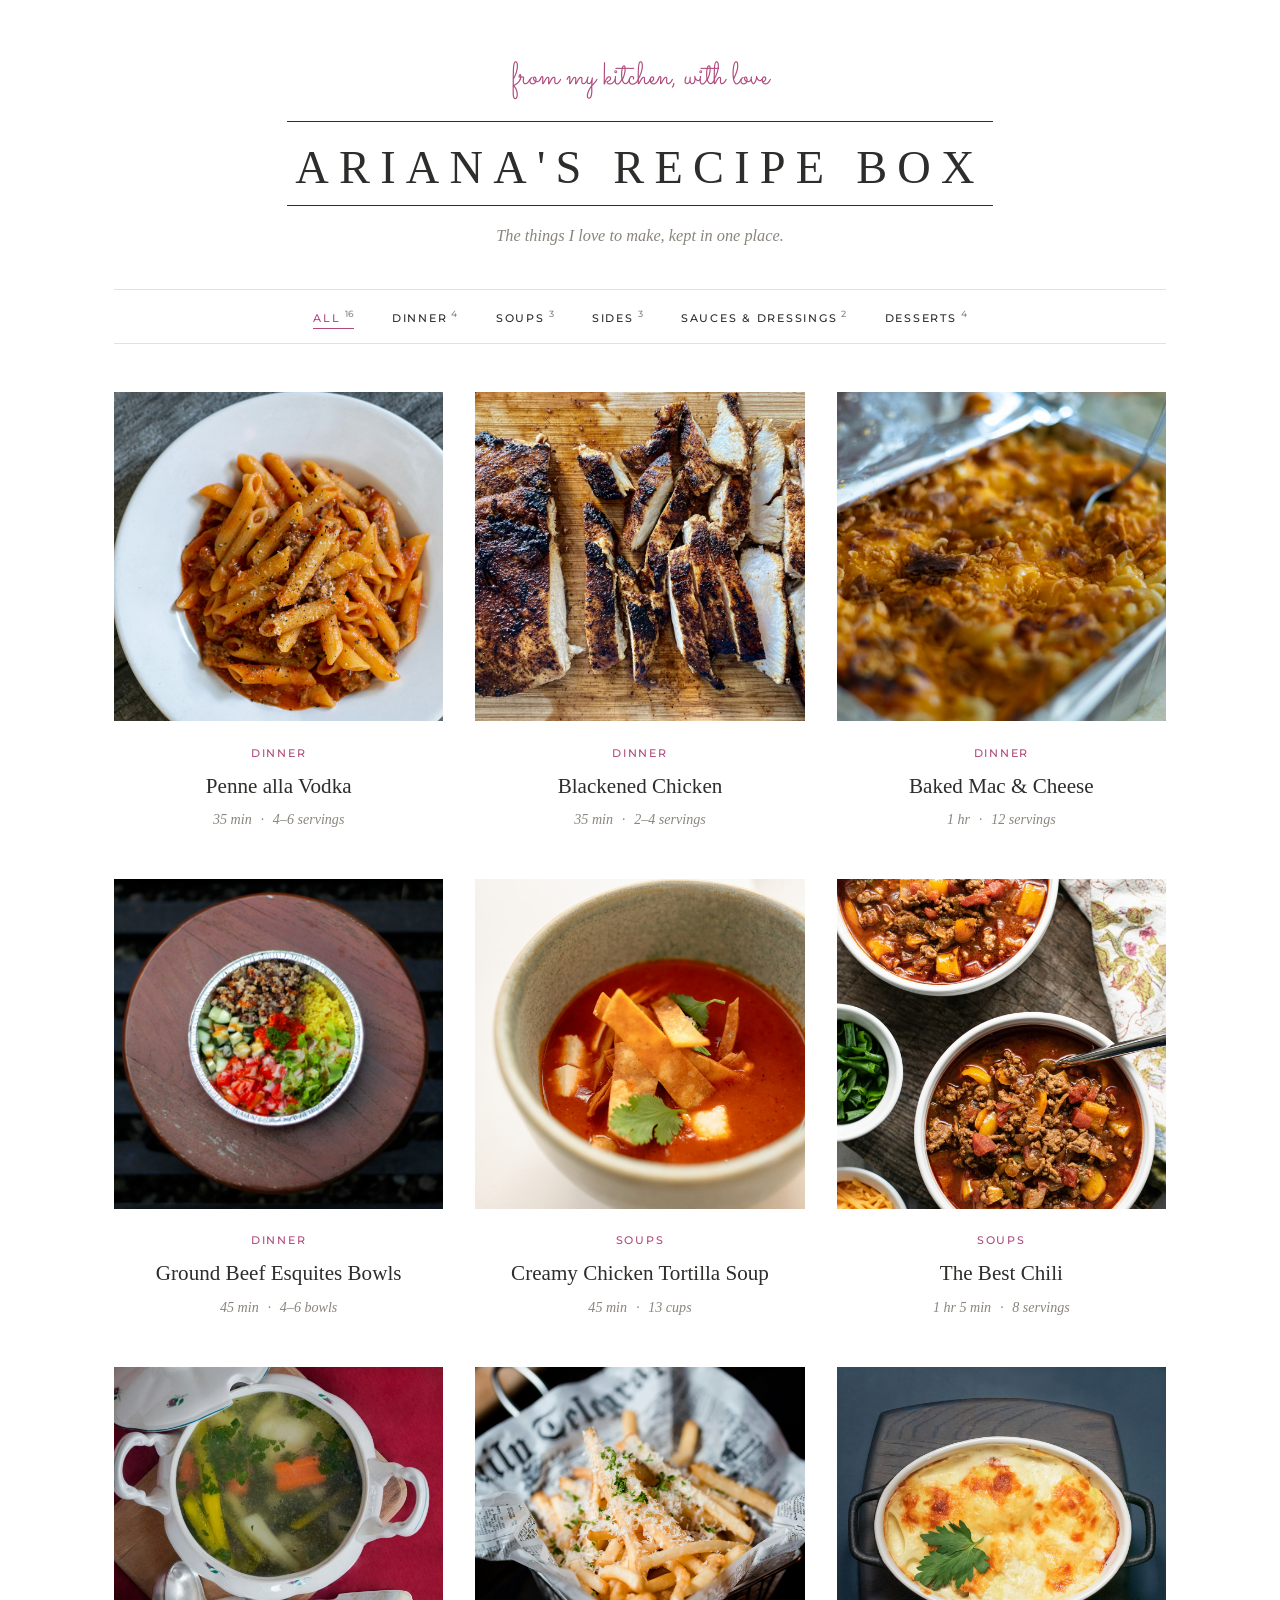
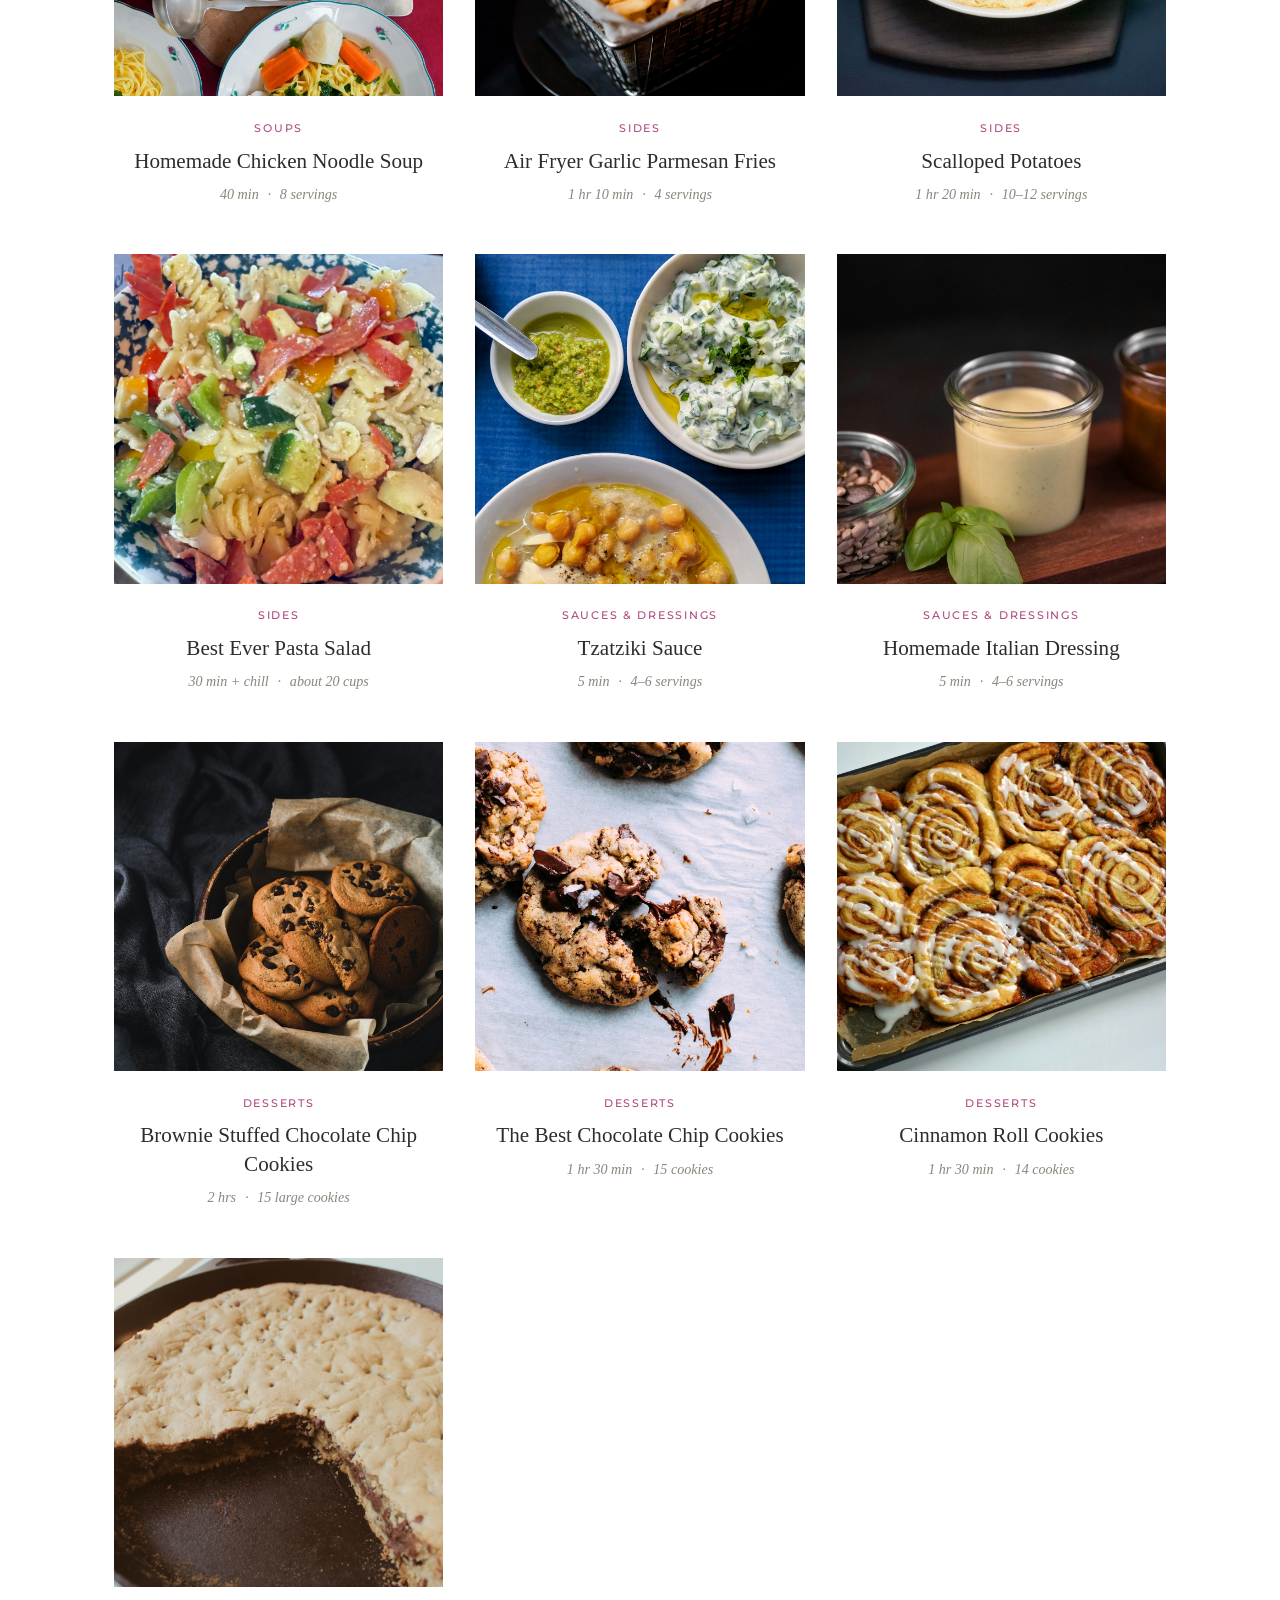
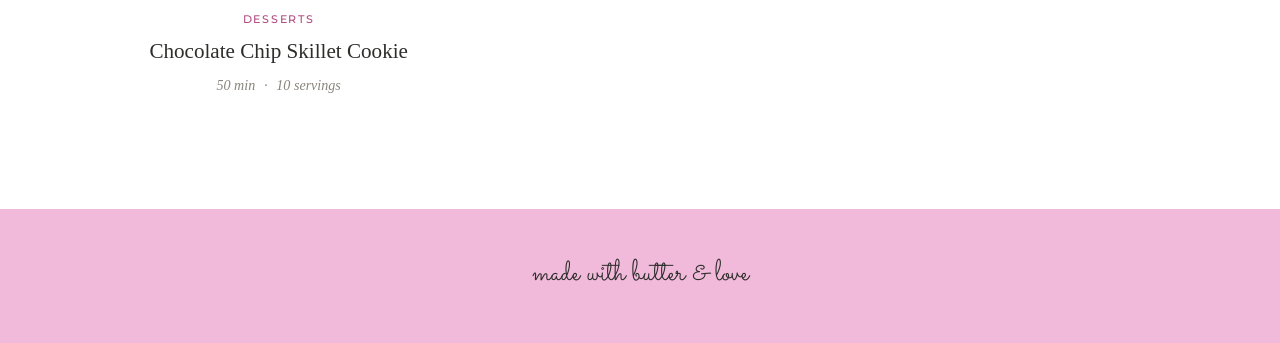
<file: index.html>
<!DOCTYPE html>
<html lang="en">
<head>
  <meta charset="UTF-8">
  <meta name="viewport" content="width=device-width, initial-scale=1.0">
  <title>Ariana's Recipe Box</title>
  <meta name="description" content="A little collection of my favorite recipes.">
  <link rel="icon" href="data:image/svg+xml,<svg xmlns=%22http://www.w3.org/2000/svg%22 viewBox=%220 0 100 100%22><text y=%22.9em%22 font-size=%2290%22>🍒</text></svg>">
  <link rel="preconnect" href="https://fonts.googleapis.com">
  <link rel="preconnect" href="https://fonts.gstatic.com" crossorigin>
  <link href="https://fonts.googleapis.com/css2?family=Montserrat:wght@400;500;600&family=Sacramento&display=swap" rel="stylesheet">
  <link rel="stylesheet" href="css/style.css">
</head>
<body>

  <header class="site-header">
    <p class="site-eyebrow">from my kitchen, with love</p>
    <h1 class="site-title">Ariana's <em>Recipe&nbsp;Box</em></h1>
    <p class="site-tagline">The things I love to make, kept in one place.</p>
  </header>

  <main class="container">
    <nav class="filter-bar" id="filter-bar" aria-label="Recipe categories">
      <!-- category pills render here -->
    </nav>

    <section class="recipe-grid" id="recipe-grid" aria-label="Recipes">
      <!-- recipe cards render here -->
    </section>

    <p class="empty-note" id="empty-note" hidden>Nothing in this category yet.</p>
  </main>

  <footer class="site-footer">
    <p class="footer-scribble">made with butter &amp; love</p>
  </footer>

  <script src="js/recipes.js"></script>
  <script src="js/app.js"></script>
</body>
</html>
</file>
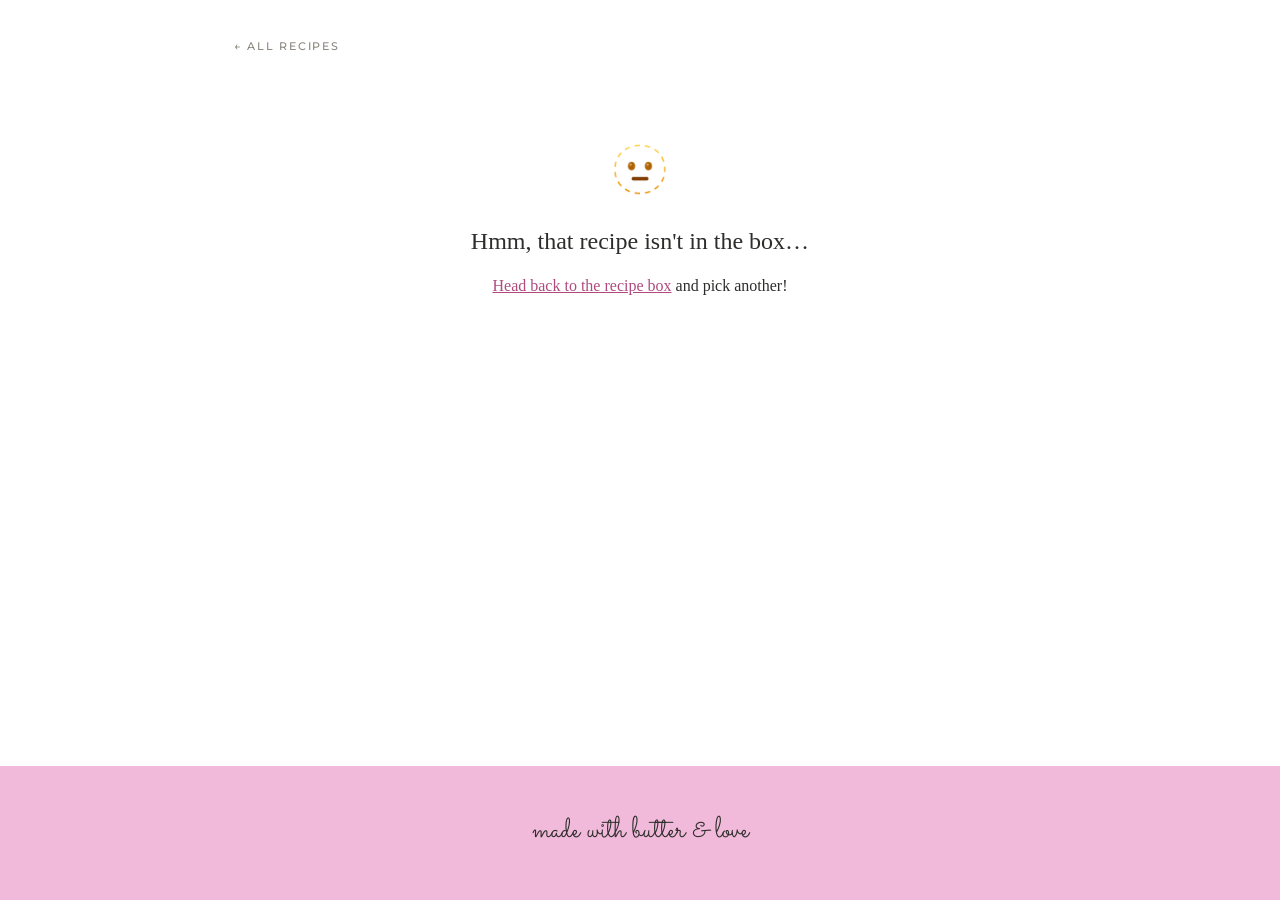
<file: recipe.html>
<!DOCTYPE html>
<html lang="en">
<head>
  <meta charset="UTF-8">
  <meta name="viewport" content="width=device-width, initial-scale=1.0">
  <title>Recipe · Ariana's Recipe Box</title>
  <link rel="icon" href="data:image/svg+xml,<svg xmlns=%22http://www.w3.org/2000/svg%22 viewBox=%220 0 100 100%22><text y=%22.9em%22 font-size=%2290%22>🍒</text></svg>">
  <link rel="preconnect" href="https://fonts.googleapis.com">
  <link rel="preconnect" href="https://fonts.gstatic.com" crossorigin>
  <link href="https://fonts.googleapis.com/css2?family=Montserrat:wght@400;500;600&family=Sacramento&display=swap" rel="stylesheet">
  <link rel="stylesheet" href="css/style.css">
</head>
<body class="recipe-page">

  <header class="site-header site-header--small">
    <a class="back-link" href="index.html">← All recipes</a>
  </header>

  <main class="container">
    <article class="recipe-card-page" id="recipe-detail">
      <!-- recipe renders here -->
    </article>
  </main>

  <footer class="site-footer">
    <p class="footer-scribble">made with butter &amp; love</p>
  </footer>

  <script src="js/recipes.js"></script>
  <script src="js/recipe.js"></script>
</body>
</html>
</file>
<file: css/style.css>
/* ============================================================
   ARIANA'S RECIPE BOX — warm, airy food-blog theme
   (inspired by classic recipe-blog design: white space,
   serif body, tiny tracked labels, script accents)
   ============================================================ */

:root {
  --bg: #ffffff;
  --linen: #f9dfec;          /* soft pink tile / band background */
  --pink: #f2bada;           /* bubblegum accent band */
  --ink: #2d2d2b;            /* warm near-black */
  --ink-soft: #8a857c;       /* warm gray */
  --olive: #b04a7e;          /* deep rose label/accent color */
  --espresso: #262624;       /* dark band */
  --cream: #f1ece3;          /* text on dark */
  --line: #e5e1d8;           /* hairlines */
  --line-dark: #2d2d2b;

  --font-serif: Georgia, "Times New Roman", serif;
  --font-sans: "Montserrat", "Avenir Next", "Helvetica Neue", sans-serif;
  --font-script: "Sacramento", cursive;

  --ease: cubic-bezier(0.25, 0.8, 0.25, 1);
}

* { box-sizing: border-box; margin: 0; padding: 0; }

::selection { background: var(--pink); color: var(--ink); }

body {
  font-family: var(--font-serif);
  color: var(--ink);
  background: var(--bg);
  min-height: 100vh;
  display: flex;
  flex-direction: column;
  line-height: 1.65;
  -webkit-font-smoothing: antialiased;
}

/* tiny tracked label used everywhere */
.overline,
.card-category,
.section-title,
.note-label,
.filter-pill,
.back-link {
  font-family: var(--font-sans);
  font-size: 0.68rem;
  font-weight: 500;
  text-transform: uppercase;
  letter-spacing: 0.16em;
}

/* ---------- header: centered wordmark ---------- */

.site-header {
  width: 100%;
  text-align: center;
  padding: 3.25rem 1.5rem 0;
}

.header-doodle { display: none; }

.site-eyebrow {
  display: block;
  font-family: var(--font-script);
  font-size: clamp(1.6rem, 3.5vw, 2rem);
  font-weight: 400;
  text-transform: none;
  letter-spacing: 0;
  color: var(--olive);
  margin-bottom: 1rem;
  animation: fade 0.9s var(--ease) backwards;
}

.site-eyebrow::after { display: none; }

.site-title {
  font-family: var(--font-serif);
  font-weight: 400;
  font-size: clamp(1.9rem, 4.5vw, 2.9rem);
  line-height: 1.25;
  letter-spacing: 0.22em;
  text-transform: uppercase;
  display: inline-block;
  padding: 1.1rem 0.5rem calc(1.1rem - 0.22em);
  border-top: 1px solid var(--line-dark);
  border-bottom: 1px solid var(--line-dark);
  max-width: 100%;
  animation: fade 0.9s 0.1s var(--ease) backwards;
}

.site-title em {
  font-style: normal;
  color: inherit;
}

.site-tagline {
  margin-top: 1.1rem;
  font-family: var(--font-serif);
  font-style: italic;
  font-size: 1.02rem;
  color: var(--ink-soft);
  animation: fade 0.9s 0.2s var(--ease) backwards;
}

@keyframes fade {
  from { opacity: 0; transform: translateY(10px); }
  to   { opacity: 1; transform: translateY(0); }
}

.site-header--small {
  text-align: left;
  max-width: 860px;
  margin: 0 auto;
  padding: 2rem 1.5rem 0;
}

.back-link {
  color: var(--ink-soft);
  text-decoration: none;
  transition: color 0.2s var(--ease);
}

.back-link:hover { color: var(--olive); }

/* ---------- layout ---------- */

.container {
  width: 100%;
  max-width: 1100px;
  margin: 0 auto;
  padding: 0 1.5rem 5rem;
  flex: 1;
}

/* ---------- category nav (blog-style, centered, ruled) ---------- */

.filter-bar {
  display: flex;
  flex-wrap: wrap;
  justify-content: center;
  gap: 0.4rem 2.4rem;
  margin: 2.4rem auto 3rem;
  padding: 1rem 0.5rem;
  border-top: 1px solid var(--line);
  border-bottom: 1px solid var(--line);
  animation: fade 0.9s 0.3s var(--ease) backwards;
}

.filter-pill {
  position: relative;
  color: var(--ink);
  background: none;
  border: none;
  padding: 0.15rem 0;
  cursor: pointer;
  transition: color 0.2s var(--ease);
}

.filter-pill sup {
  font-size: 0.58rem;
  color: var(--ink-soft);
  margin-left: 0.25rem;
  letter-spacing: 0;
}

.filter-pill::after {
  content: "";
  position: absolute;
  left: 0;
  bottom: -0.15rem;
  width: 100%;
  height: 1px;
  background: var(--olive);
  transform: scaleX(0);
  transition: transform 0.3s var(--ease);
}

.filter-pill:hover { color: var(--olive); }

.filter-pill.is-active { color: var(--olive); }
.filter-pill.is-active::after { transform: scaleX(1); }

/* ---------- recipe grid: borderless, photo-first ---------- */

.recipe-grid {
  display: grid;
  grid-template-columns: repeat(auto-fill, minmax(265px, 1fr));
  gap: 3rem 2rem;
}

.recipe-card {
  display: block;
  text-decoration: none;
  color: inherit;
  text-align: center;
  animation: fade 0.7s var(--ease) backwards;
  animation-delay: calc(var(--i, 0) * 55ms + 0.35s);
}

.card-index { display: none; }

.card-photo {
  aspect-ratio: 1 / 1;
  overflow: hidden;
  margin-bottom: 1.1rem;
}

.card-photo img {
  width: 100%;
  height: 100%;
  object-fit: cover;
  display: block;
  transition: transform 0.7s var(--ease), opacity 0.4s var(--ease);
}

.recipe-card:hover .card-photo img {
  transform: scale(1.04);
  opacity: 0.93;
}

.card-photo--emoji {
  display: grid;
  place-items: center;
  font-size: 3.6rem;
  background: var(--linen);
  transition: background 0.4s var(--ease);
}

.card-photo--emoji span { transition: transform 0.5s var(--ease); }

.recipe-card:hover .card-photo--emoji { background: #f4cfe3; }
.recipe-card:hover .card-photo--emoji span { transform: scale(1.09); }

.card-body { padding: 0 0.5rem; }

.card-category {
  display: inline-block;
  color: var(--olive);
  margin-bottom: 0.55rem;
}

.card-title {
  font-family: var(--font-serif);
  font-weight: 400;
  font-size: 1.32rem;
  line-height: 1.35;
  margin-bottom: 0.5rem;
  transition: color 0.2s var(--ease);
}

.recipe-card:hover .card-title { color: var(--olive); }

.card-meta {
  display: flex;
  justify-content: center;
  align-items: center;
  gap: 0.55rem;
  font-family: var(--font-serif);
  font-style: italic;
  font-size: 0.88rem;
  color: var(--ink-soft);
}

.card-meta span + span::before {
  content: "·";
  margin-right: 0.55rem;
}

.empty-note {
  text-align: center;
  font-style: italic;
  color: var(--ink-soft);
  padding: 4rem 0;
}

/* ---------- recipe detail page ---------- */

.recipe-page .container { max-width: 860px; }

.recipe-card-page {
  padding: 1.5rem 0 0;
  animation: fade 0.7s var(--ease) backwards;
}

.detail-header {
  text-align: center;
  margin-bottom: 2rem;
}

.detail-title {
  font-family: var(--font-serif);
  font-weight: 400;
  font-size: clamp(2rem, 5.5vw, 3rem);
  line-height: 1.18;
  margin: 0.8rem auto 1rem;
  max-width: 18ch;
}

.detail-meta {
  justify-content: center;
  font-size: 0.95rem;
}

.detail-photo {
  overflow: hidden;
  margin-bottom: 2.5rem;
}

.detail-photo img { width: 100%; display: block; }

.detail-photo--emoji {
  display: grid;
  place-items: center;
  font-size: 3.4rem;
  width: 130px;
  height: 130px;
  border-radius: 50%;
  background: var(--linen);
  margin: 0 auto 2.5rem;
}

/* thin rule between header and content */
.detail-columns {
  display: grid;
  grid-template-columns: 1fr 1.8fr;
  gap: 3rem;
  padding-top: 2.5rem;
  border-top: 1px solid var(--line);
}

@media (max-width: 640px) {
  .detail-columns { grid-template-columns: 1fr; gap: 2.25rem; }
}

.section-title {
  color: var(--olive);
  margin-bottom: 1.2rem;
  padding-bottom: 0.7rem;
  border-bottom: 1px solid var(--line);
}

/* ingredients with tap-to-check boxes */

.ingredient-list { list-style: none; }

.ingredient-item {
  display: flex;
  align-items: baseline;
  gap: 0.7rem;
  padding: 0.34rem 0;
  font-size: 0.98rem;
  cursor: pointer;
}

.ingredient-item input {
  appearance: none;
  width: 0.9rem;
  height: 0.9rem;
  flex-shrink: 0;
  border: 1px solid var(--ink-soft);
  border-radius: 0;
  transform: translateY(2px);
  cursor: pointer;
  display: grid;
  place-items: center;
  transition: background 0.2s var(--ease), border-color 0.2s var(--ease);
}

.ingredient-item input:checked {
  background: var(--olive);
  border-color: var(--olive);
}

.ingredient-item input:checked::after {
  content: "✓";
  font-size: 0.6rem;
  color: #fff;
  line-height: 1;
}

.ingredient-item:has(input:checked) span {
  text-decoration: line-through;
  text-decoration-color: var(--ink-soft);
  color: var(--ink-soft);
}

/* numbered steps */

.step-list {
  list-style: none;
  counter-reset: step;
}

.step-list li {
  counter-increment: step;
  position: relative;
  padding: 0 0 1.35rem 2.6rem;
  font-size: 1rem;
}

.step-list li::before {
  content: counter(step) ".";
  position: absolute;
  left: 0;
  top: 0;
  font-family: var(--font-serif);
  font-style: italic;
  font-size: 1.25rem;
  color: var(--olive);
}

.step-list li::after { display: none; }

/* note box */

.recipe-note {
  margin-top: 2.25rem;
  padding: 2rem 1.75rem 1.75rem;
  background: var(--linen);
  text-align: center;
}

.note-label {
  display: block;
  font-family: var(--font-script);
  font-size: 1.7rem;
  font-weight: 400;
  text-transform: none;
  letter-spacing: 0;
  color: var(--olive);
  margin-bottom: 0.4rem;
}

.recipe-note p {
  font-style: italic;
  font-size: 1.05rem;
  color: var(--ink);
  max-width: 46ch;
  margin: 0 auto;
}

/* source credit */

.recipe-source {
  margin-top: 1.9rem;
  text-align: center;
  font-style: italic;
  font-size: 0.9rem;
  color: var(--ink-soft);
}

.recipe-source a {
  color: var(--ink);
  text-decoration-color: var(--line);
  text-underline-offset: 3px;
  transition: color 0.2s var(--ease);
}

.recipe-source a:hover { color: var(--olive); }

/* print button */

.detail-actions {
  margin-top: 2.5rem;
  text-align: center;
}

.print-btn {
  font-family: var(--font-sans);
  font-size: 0.68rem;
  font-weight: 500;
  text-transform: uppercase;
  letter-spacing: 0.16em;
  color: #fff;
  background: var(--espresso);
  border: 1px solid var(--espresso);
  border-radius: 0;
  padding: 0.9rem 2.4rem;
  cursor: pointer;
  transition: background 0.25s var(--ease), color 0.25s var(--ease);
}

.print-btn:hover {
  background: #fff;
  color: var(--espresso);
}

/* missing recipe */

.recipe-missing { text-align: center; padding: 3rem 0; }
.recipe-missing-emoji { font-size: 3rem; }
.recipe-missing h1 { font-weight: 400; margin: 0.75rem 0; }
.recipe-missing a { color: var(--olive); }

/* ---------- footer: espresso band ---------- */

.site-footer {
  background: var(--pink);
  text-align: center;
  padding: 2.5rem 1.5rem 2.75rem;
  margin-top: 2rem;
}

.footer-scribble {
  font-family: var(--font-script);
  font-size: 1.9rem;
  color: var(--ink);
}

/* ============================================================
   PRINT: clean black-on-white recipe card
   ============================================================ */

@media print {
  body { background: #fff; color: #000; display: block; }

  .site-header,
  .site-footer,
  .detail-actions,
  .ingredient-item input {
    display: none !important;
  }

  .container { max-width: 100%; padding: 0; }

  .recipe-card-page { padding: 0; animation: none; }

  .detail-photo { display: none; }

  .detail-header { text-align: left; }
  .detail-title { margin-left: 0; }
  .detail-meta { justify-content: flex-start; }

  .detail-title, .section-title, .card-category, .card-meta { color: #000; }

  .detail-columns { grid-template-columns: 1fr; gap: 1rem; border-top: none; padding-top: 0; }

  .ingredient-list { list-style: disc; padding-left: 1.25rem; }
  .ingredient-item { padding: 0.1rem 0; cursor: default; }

  .step-list { list-style: decimal; padding-left: 1.25rem; }
  .step-list li { padding: 0 0 0.5rem 0.25rem; }
  .step-list li::before { display: none; }

  .recipe-note { background: none; border: 1px solid #999; text-align: left; }
  .note-label, .recipe-note p { color: #000; }
  .recipe-source { text-align: left; }
}
</file>
